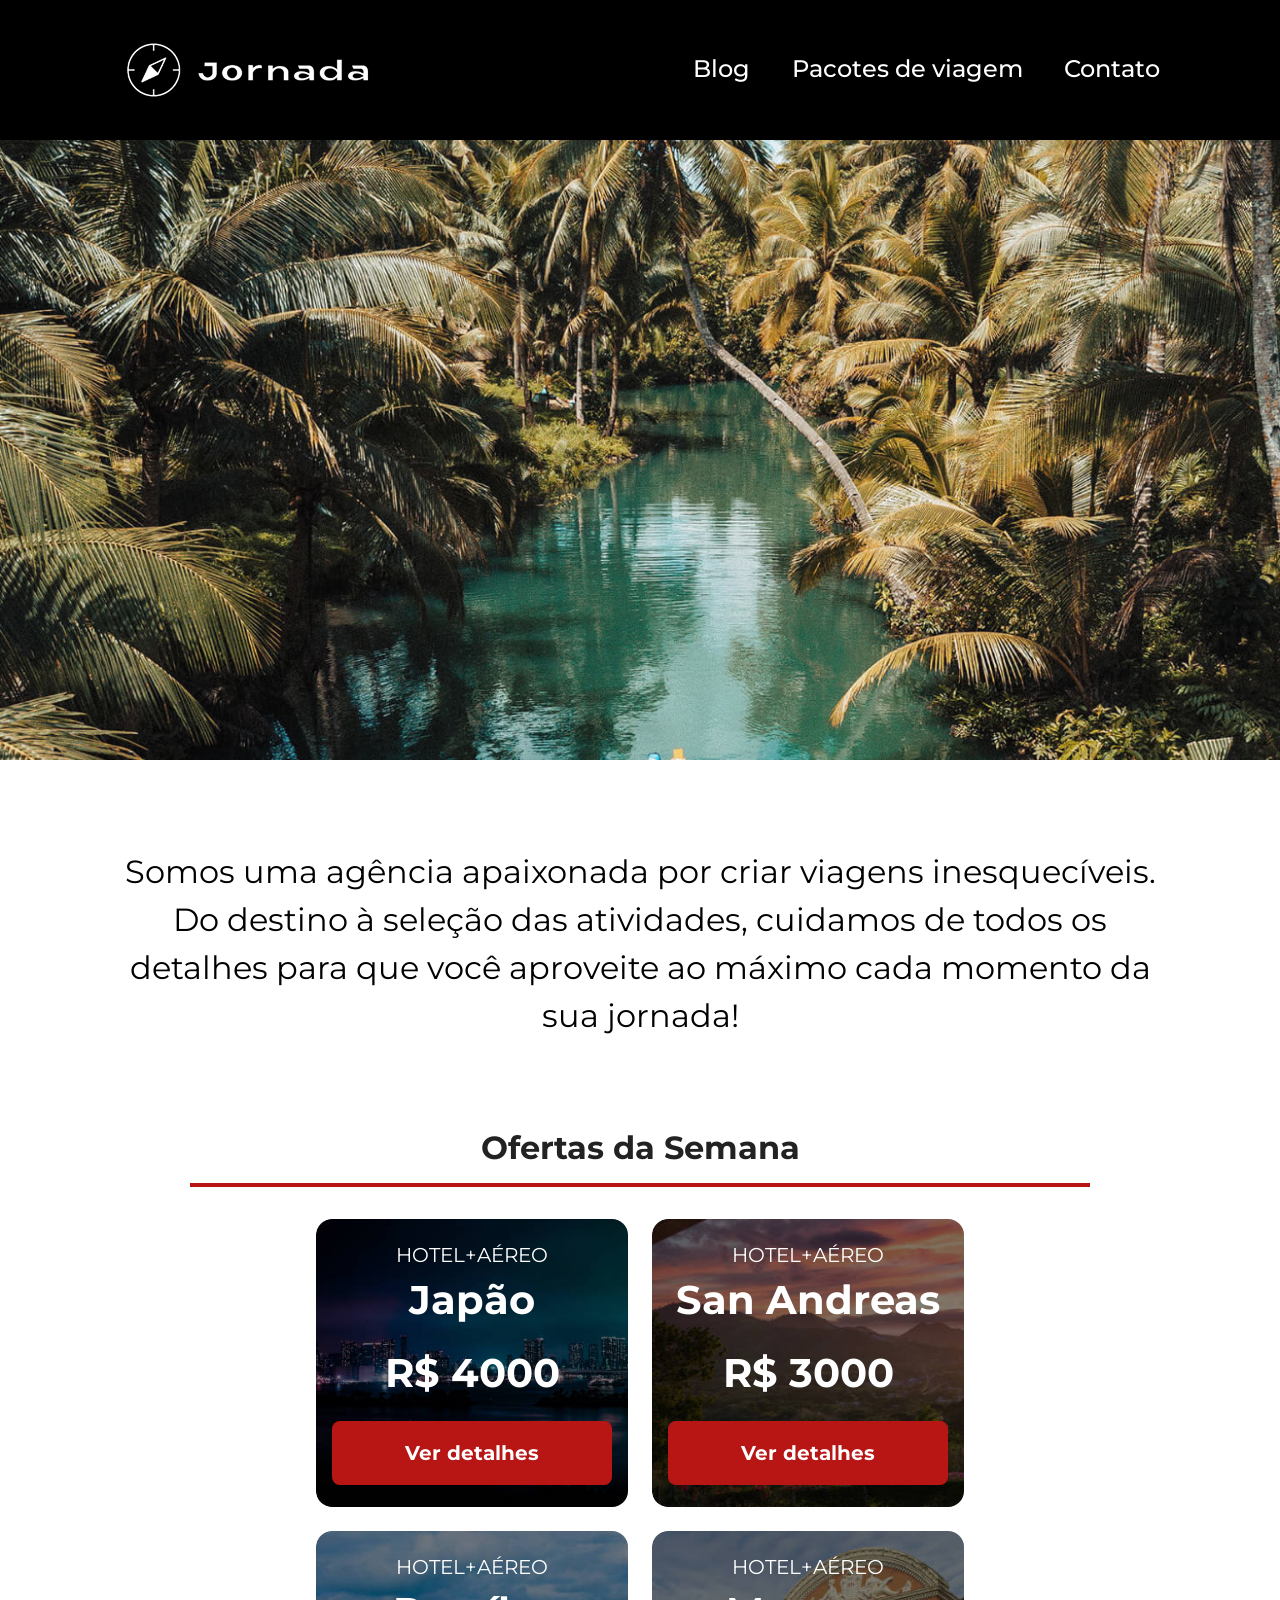
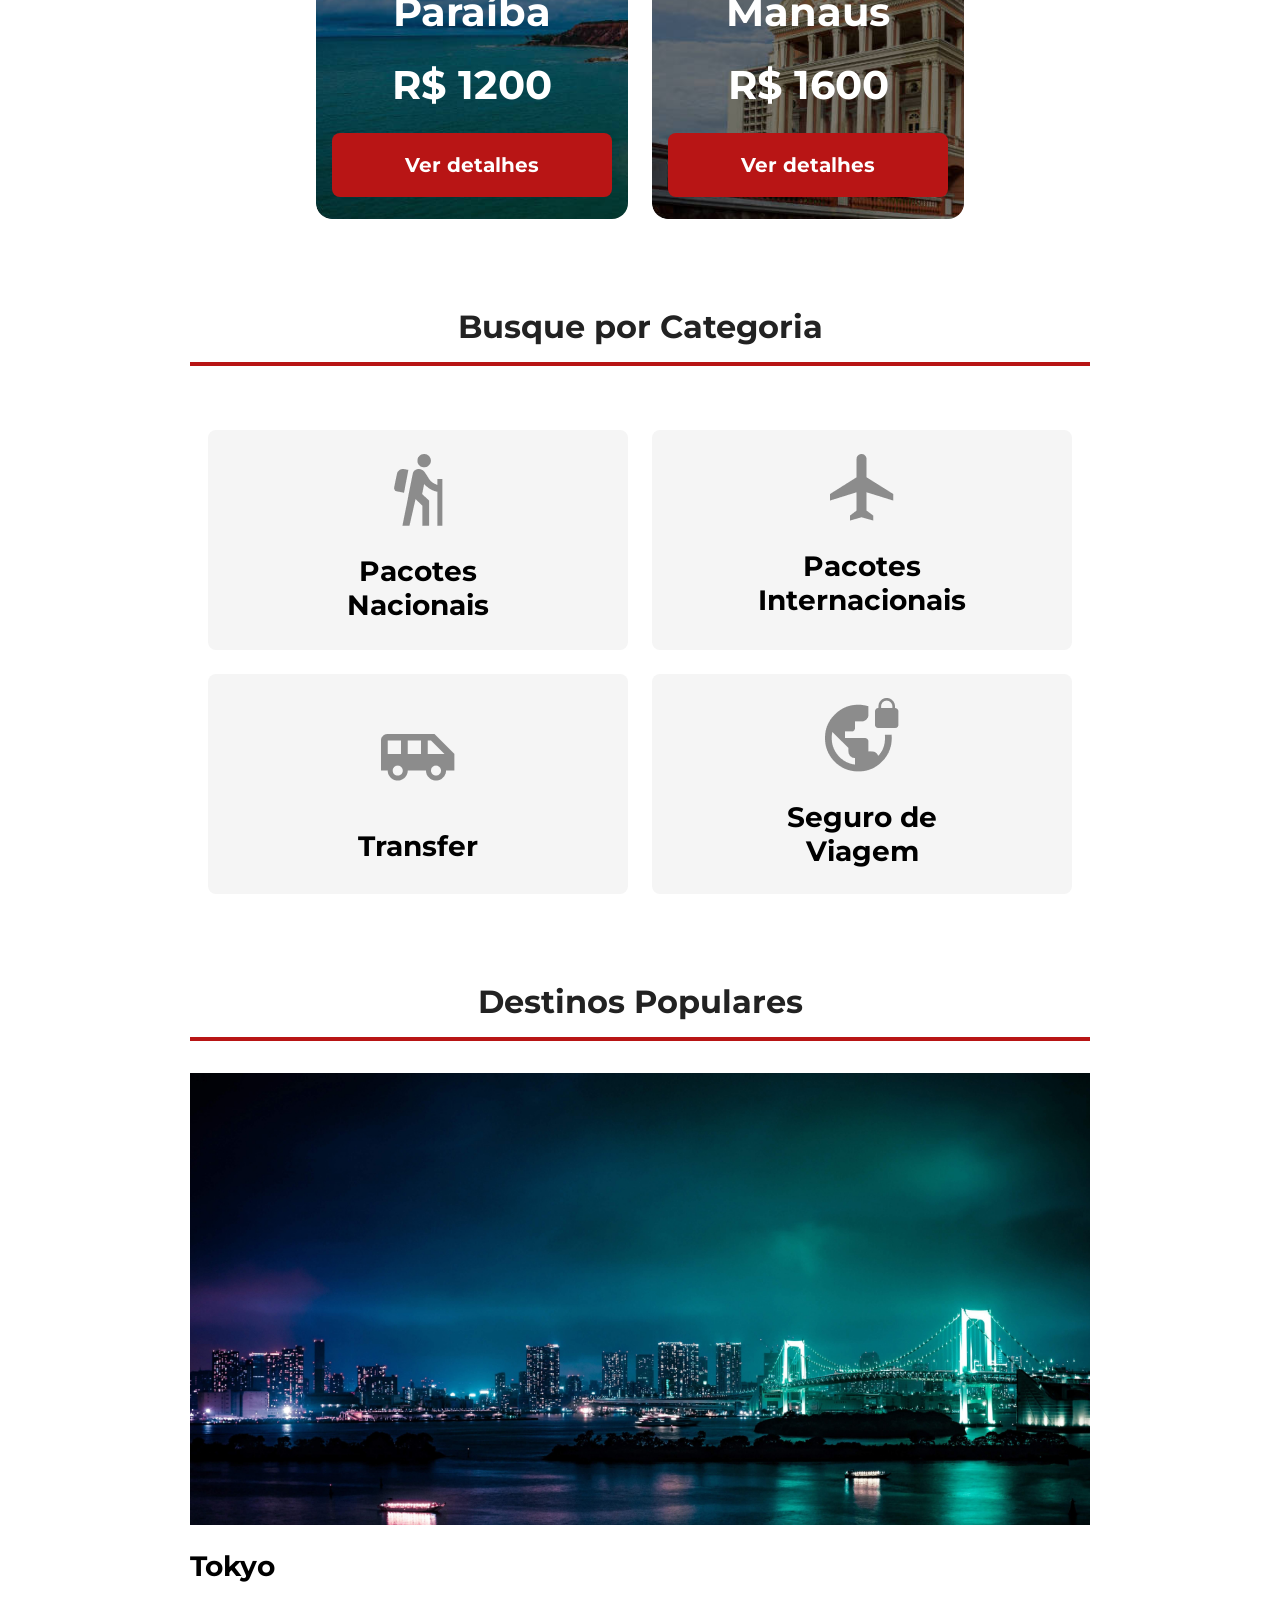
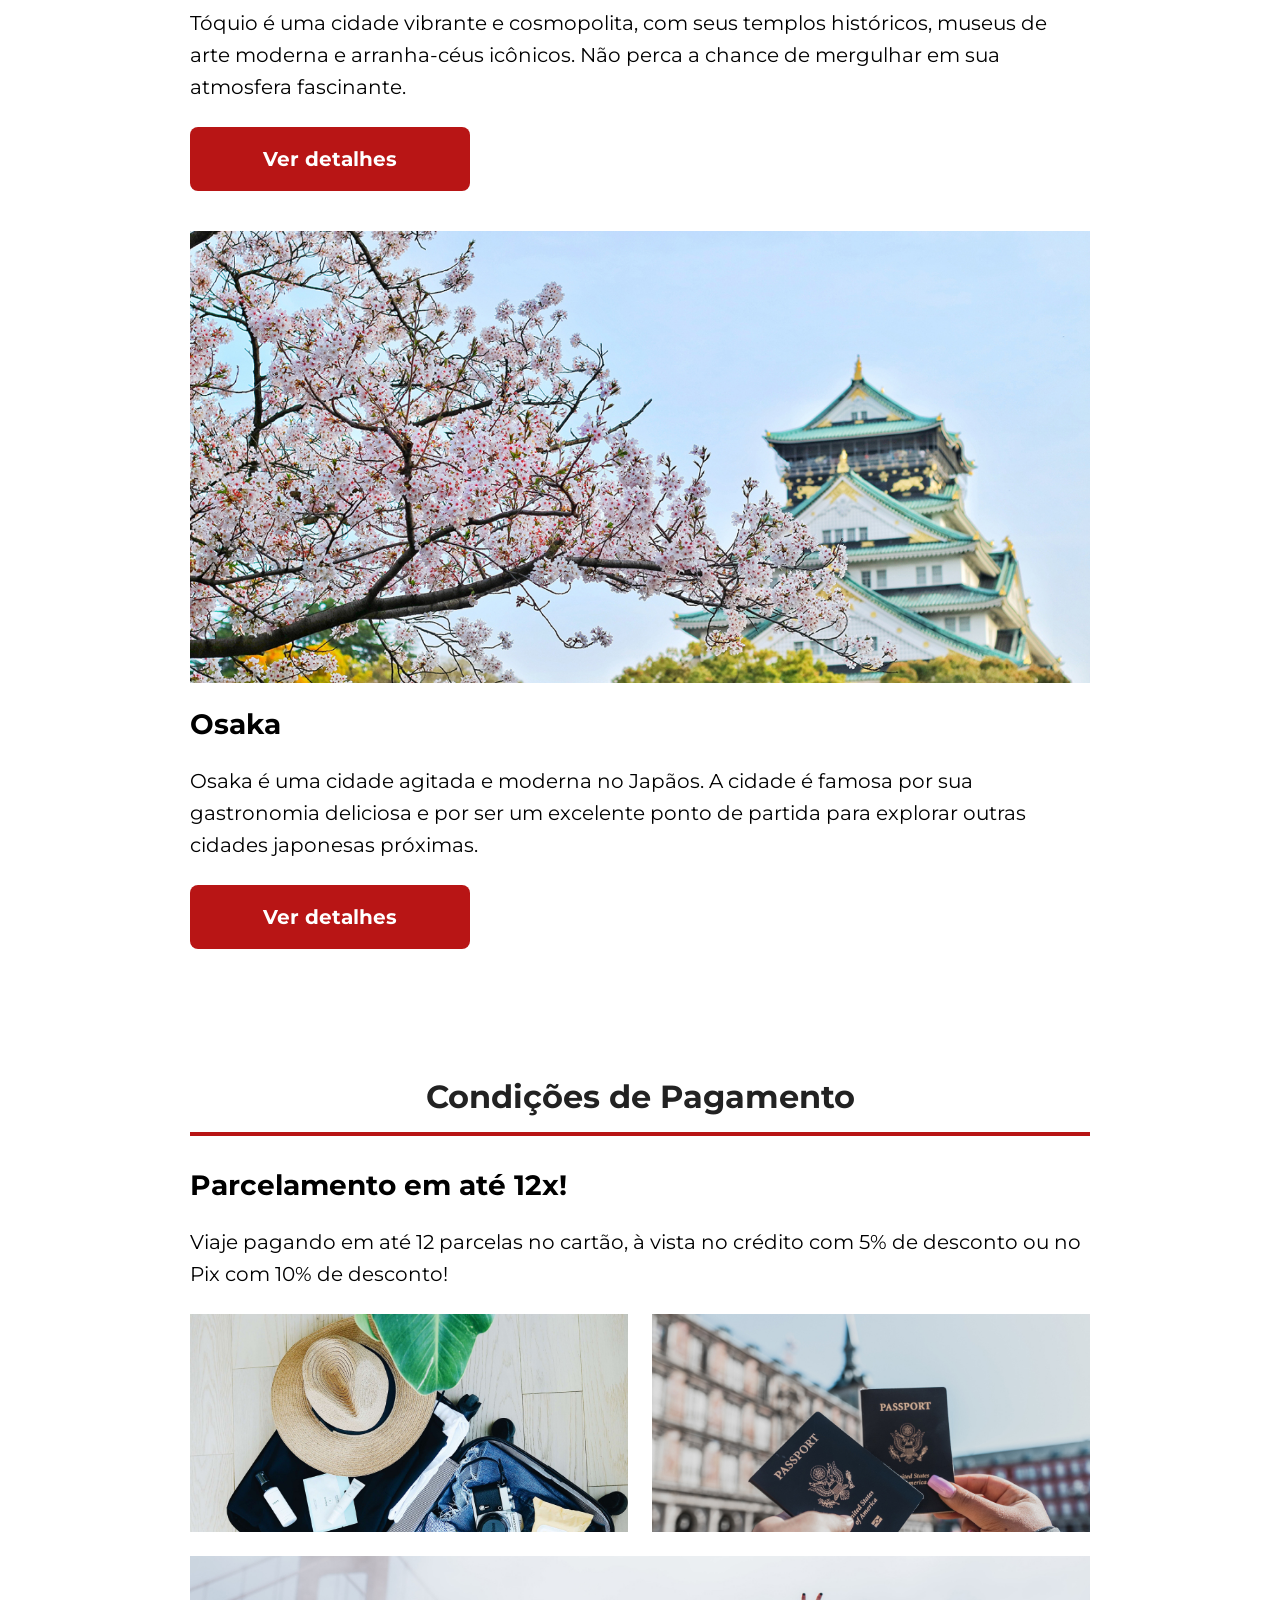
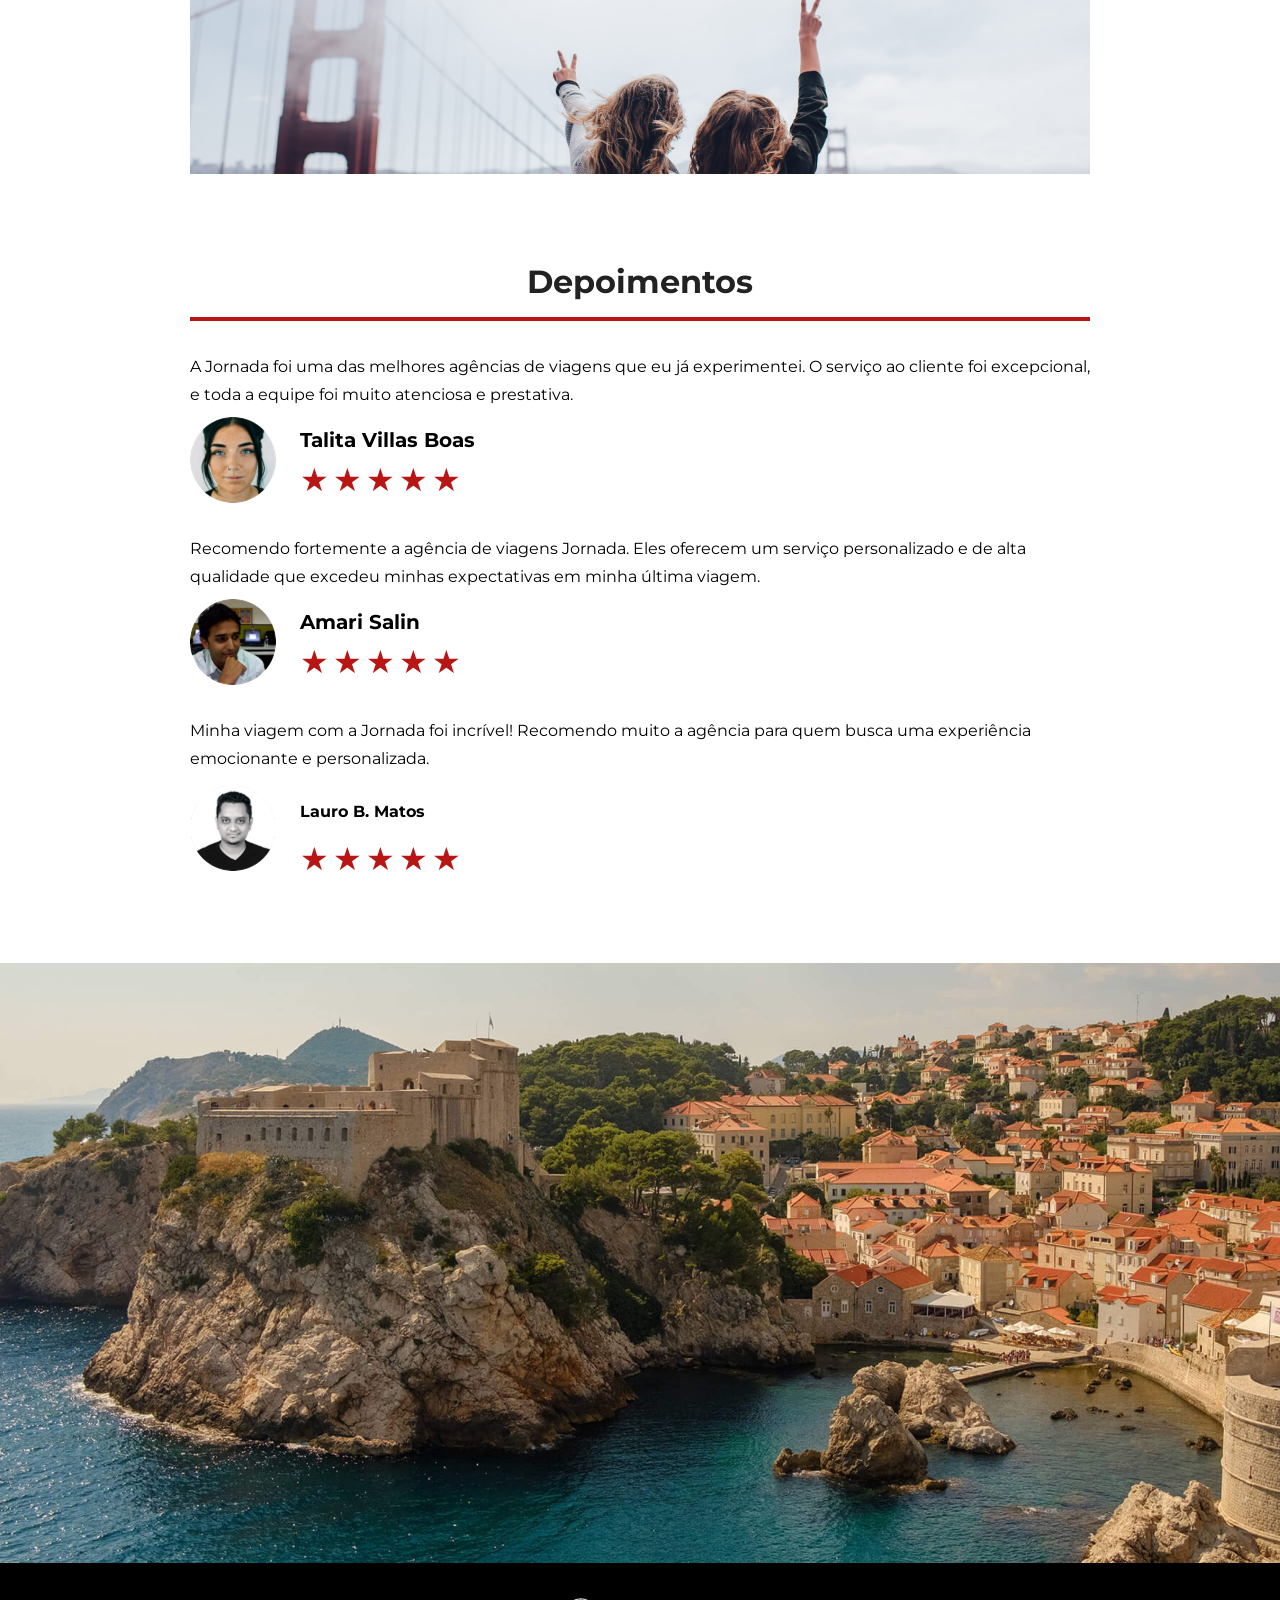
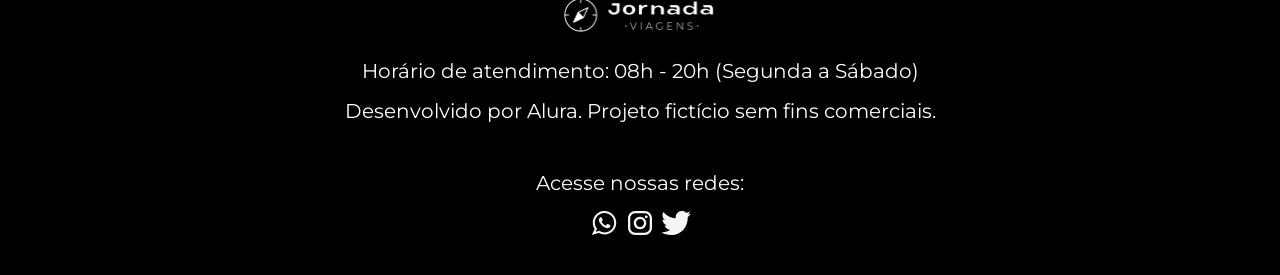
<file: index.html>
<!doctype html>
<html lang="pt-br">
  <head>
    <meta charset="UTF-8" />
    <meta name="viewport" content="width=device-width, initial-scale=1.0" />
    <meta name="description" content="Jornada Viagens, uma agência apaixonada por criar viagens inesquecíveis">
    <meta name="og:title" content="Jornada Viagens">
    <meta name="og:description" content="Jornada Viagens, uma agência apaixonada por criar viagens inesquecíveis">
    <meta name="og:image" content="https://nsadako.github.io/jornada-viagens/img/logo-footer.png">
    <meta name="og:type" content="website">
    <meta name="og:url" content="https://nsadako.github.io/jornada-viagens">
    <link rel="icon" href="favico.svg" type="xml/svg" />
    <link rel="stylesheet" href="css/style.css" />
    <title>Jornada Viagens</title>
  </head>
  <body>
    <header class="main-header">
      <a class="logo" href="index.html" title="voltar para a página inicial">
        <img class="img-mobile" src="img/bussola-jornada-branca.png" alt="Bussola do logo Jornada Viagens na cor branca"/>
        <img class="img-desktop" src="img/bussola-texto-jornada-branco.png" alt="Logo Jornada Viagens na cor branca"/>
      </a>
      <div class="navigation-menu">
        <input type="checkbox" id="menu" hidden/>
        <label for="menu">
          <img src="img/menu.png" alt="menu"/>
        </label>
        <nav>
          <ul class="list-links">
            <li><a href="blog.html" target="_blank" title="acessar Blog">Blog</a></li>
            <li><a href="pacotes.html" target="_blank" title="acessar Pacotes de viagem">Pacotes de viagem</a></li>
            <li><a href="contato.html" target="_blank" title="acessar Contato">Contato</a></li>
          </ul>
        </nav>
    </div>
    </header>
    <section class="hero">
      <div class="hero-img"></div>
      <h2>Somos uma agência apaixonada por criar viagens inesquecíveis. Do destino à seleção das atividades, cuidamos de todos os detalhes para que você aproveite ao máximo cada momento da sua jornada!</h2>
    </section>
    <section class="offers">
      <div class="section-title">
        <h2>Ofertas da Semana</h2>
        <hr></hr>
      </div>
    
      <div class="offers-card">
        <article class="card japao">
          <header>
            <p>HOTEL+AÉREO</p>
            <h3>Japão <br> 
              <span>R$ 4000</span>
            </h3>
          </header>
          <footer>
            <a href="#" class="button">Ver detalhes</a>
          </footer>
        </article>
      
        <article class="card san-andreas">
          <header>
            <p>HOTEL+AÉREO</p>
            <h3>San Andreas
              <span>R$ 3000</span>
            </h3>
          </header>
          <footer>
            <a href="#" class="button">Ver detalhes</a>
          </footer>
        </article>
    
        <article class="card paraiba">
          <header>
            <p>HOTEL+AÉREO</p>
            <h3>Paraíba
              <span>R$ 1200</span>
            </h3>
          </header>
          <footer>
            <a href="#" class="button">Ver detalhes</a>
          </footer>
        </article>
      
        <article class="card manaus">
          <header>
            <p>HOTEL+AÉREO</p>
            <h3>Manaus
              <span>R$ 1600</span>
            </h3>
          </header>
          <footer>
            <a href="#" class="button">Ver detalhes</a>
          </footer>
        </article>
      </div>

    </section>

    <section class="categories">
      <div class="section-title">
        <h2>Busque por Categoria</h2>
        <hr></hr>
      </div>
      <div class="categories-cards">
        <a class="card" href="#" target="_blank" title="Busque pela categoria Pacotes Nacionais">
          <img src="img/pacotes-nacionais.png" alt="Icone cinza representando uma pessoa fazendo caminhada">
          <h3 class="content-title">
              Pacotes <br />
              Nacionais
          </h3>
        </a>

        <a class="card" href="#" target="_blank" title="Busque pela categoria Pacotes Internacionais">
          <img src="img/pacotes-internacionais.png" alt="Icone cinza representando um avião">
          <h3 class="content-title">
              Pacotes <br />
              Internacionais
          </h3>
        </a>

        <a class="card single-line transfer" href="#" target="_blank" title="Busque pela categoria Transfer">
          <img src="img/transfer.png" alt="Icone cinza representando uma van">
          <h3 class="content-title">
              Transfer
          </h3>
        </a>

        <a class="card" href="#" target="_blank" title="Busque pela categoria Seguro de Viagem">
          <img src="img/seguro-viagem.png" alt="Icone cinza representando a imagem de um planeta com cadeado">
          <h3 class="content-title">
              Seguro de <br />
              Viagem
          </h3>
        </a>
      </div>        
    </section>

    <section class="destinations">
      <div class="section-title">
        <h2>Destinos Populares</h2>
        <hr></hr>
      </div>

      <div class="destination-items">
        <article class="item">
            <header>
            <div class="img-item tokyo"></div>
            <h3 class="content-title">Tokyo</h3>
            </header>
            <p class="content-text">Tóquio é uma cidade vibrante e cosmopolita, com seus templos históricos, museus de arte moderna e arranha-céus icônicos. Não perca a chance de mergulhar em sua atmosfera fascinante.</p>
            <footer>
              <a href="#" class="button button--text" target="_blank" title="Veja mais detalhes do destino Tóquio">Ver detalhes</a>
            </footer>  
        </article>

        <article class="item">
            <header>
            <div class="img-item osaka"></div>
            <h3 class="content-title">Osaka</h3>
            </header>
            <p class="content-text">Osaka é uma cidade agitada e moderna no Japãos. A cidade é famosa por sua gastronomia deliciosa e por ser um excelente ponto de partida para explorar outras cidades japonesas próximas.</p>
            <footer>
              <a href="#" class="button button--text" target="_blank" title="Veja mais detalhes do destino Osaka">Ver detalhes</a>
            </footer>  
        </article>
      </div>

    </section>

    <section class="payments">
      <div class="section-title">
        <h2>Condições de Pagamento</h2>
        <hr></hr>
      </div>

      <div class="content-container">
      <div class="text-content">
        <h3 class="content-title">Parcelamento em até 12x!</h3>
        <p class="content-text">Viaje pagando em até 12 parcelas no cartão, à vista no crédito com 5% de desconto ou no Pix com 10% de desconto! </p>
      </div>

      <div class="image-content">
        <div class="image first"></div>
        <div class="image second"></div>
        <div class="image third colspan-2"></div>
      </div>
      </div>
    
    </section>

    <section class="testimonial">
      <div class="section-title">
        <h2>Depoimentos</h2>
        <hr></hr>
      </div>
      <div class="testimonial-container">
        <article>
          <header>
            <p>A Jornada foi uma das melhores agências de viagens que eu já experimentei. O serviço ao cliente foi excepcional, e toda a equipe foi muito atenciosa e prestativa.</p>
          </header>
          <footer>
            <img src="img/avatar-talita.jpg" alt="imagem de perfil da cliente Talita Villas Boas">
            <div class="profile-content">
            <h3>Talita Villas Boas</h3>
              <div class="rating">
                <span class="star">★</span>
                <span class="star">★</span>
                <span class="star">★</span>
                <span class="star">★</span>
                <span class="star">★</span>
              </div>
            </div>
          </footer>
        </article>
                        
        <article>
          <header>
            <p>Recomendo fortemente a agência de viagens Jornada. Eles oferecem um serviço personalizado e de alta qualidade que excedeu minhas expectativas em minha última viagem.</p>
          </header>
          <footer>
            <img src="img/avatar-amari.jpg" alt="imagem de perfil da cliente Amari Salin">
            <div class="profile-content">
              <h3>Amari Salin</h3>
              <div class="rating">
                <span class="star">★</span>
                <span class="star">★</span>
                <span class="star">★</span>
                <span class="star">★</span>
                <span class="star">★</span>
              </div>
            </div>
          </footer>
        </article>
      
        <article>
          <header>
            <p>Minha viagem com a Jornada foi incrível! Recomendo muito a agência para quem busca uma experiência emocionante e personalizada.</p>
          </header>
          <footer>
            <img src="img/avatar-lauro.jpg" alt="imagem de perfil da cliente Lauro B. Matos">
            <div class="profile-content">
              <h4>Lauro B. Matos</h4>
              <div class="rating">
                <span class="star">★</span>
                <span class="star">★</span>
                <span class="star">★</span>
                <span class="star">★</span>
                <span class="star">★</span>
              </div>
            </div>
          </footer>
        </article>
      </div>  
    </section>

    <section class="bottom-hero">
      <div class="hero-img"></div> 
    </section>

    <section class="main-footer">
      <div class="footer-content">
      <img class="logo-footer" src="img/logo-branco.png" alt="logo branco da jornada viagens">
      <p>Horário de atendimento: 08h - 20h (Segunda a Sábado)</p>
      <p>Desenvolvido por Alura. Projeto fictício sem fins comerciais.</p>
      </div>

      <div class="footer-social">
        <p>Acesse nossas redes:</p>
        <a class="social-media" href="#" target="_blank" title="entre em contato pelo whatsapp do jornada viagens">
          <img src="img/whatsapp-icon.svg" alt="icone cinza do whatsapp">
        </a>

        <a class="social-media" href="#" target="_blank" title="entre em contato pelo instagram do jornada viagens">
          <img src="img/instagram-icon.svg" alt="icone cinza do instagram">
        </a>

        <a class="social-media" href="#" target="_blank" title="entre em contato pelo twitter do jornada viagens">
          <img src="img/twitter-icon.svg" alt="icone cinza do twitter">
        </a>
      </div>
    </section>

  </body>
</html>
</file>
<file: css/style.css>
@import url(global.css);
@import url(header.css);
@import url(hero.css);
@import url(offers.css);
@import url(categories.css);
@import url(destinations.css);
@import url(payments.css);
@import url(testimonials.css);
@import url(footer.css);
</file>
